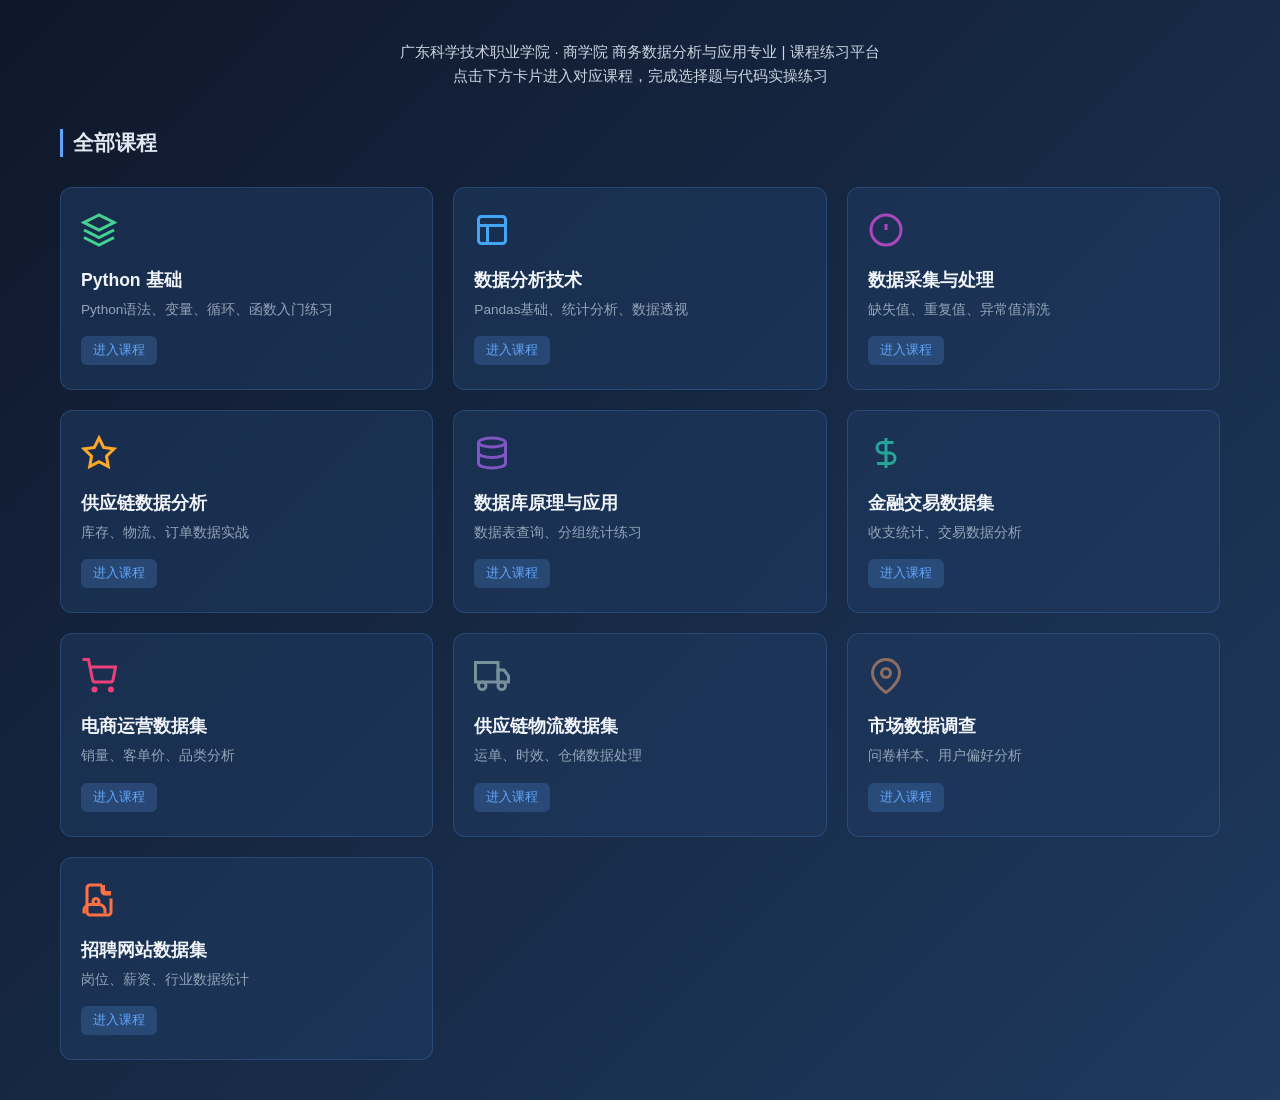
<file: index.html>
<!DOCTYPE html>
<html lang="zh-CN">
<head>
    <meta charset="UTF-8">
    <meta name="viewport" content="width=device-width, initial-scale=1.0">
    <title>蔡欣淇 | 数据分析学习平台</title>
    <link rel="stylesheet" href="css/style.css">
</head>
<body>
    <div class="container">
        <div class="header-text">
            <p>广东科学技术职业学院 · 商学院 商务数据分析与应用专业 | 课程练习平台</p >
            <p>点击下方卡片进入对应课程，完成选择题与代码实操练习</p >
        </div>

        <h2 class="section-title">全部课程</h2>

        <div class="course-grid">
            <div class="course-card" onclick="location.href='courses/python-basic.html'">
                <div class="card-icon">
                    <svg width="36" height="36" viewBox="0 0 24 24" fill="none" stroke="#42d392" stroke-width="2">
                        <path d="M12 2L2 7l10 5 10-5-10-5z"></path>
                        <path d="M2 17l10 5 10-5"></path>
                        <path d="M2 12l10 5 10-5"></path>
                    </svg>
                </div>
                <h3>Python 基础</h3>
                <p>Python语法、变量、循环、函数入门练习</p >
                <button class="card-btn">进入课程</button>
            </div>

            <div class="course-card" onclick="location.href='courses/data-analysis.html'">
                <div class="card-icon">
                    <svg width="36" height="36" viewBox="0 0 24 24" fill="none" stroke="#42a5f5" stroke-width="2">
                        <rect x="3" y="3" width="18" height="18" rx="2" ry="2"></rect>
                        <line x1="3" y1="9" x2="21" y2="9"></line>
                        <line x1="9" y1="21" x2="9" y2="9"></line>
                    </svg>
                </div>
                <h3>数据分析技术</h3>
                <p>Pandas基础、统计分析、数据透视</p >
                <button class="card-btn">进入课程</button>
            </div>

            <div class="course-card" onclick="location.href='courses/data-collection.html'">
                <div class="card-icon">
                    <svg width="36" height="36" viewBox="0 0 24 24" fill="none" stroke="#ab47bc" stroke-width="2">
                        <circle cx="12" cy="12" r="10"></circle>
                        <line x1="12" y1="8" x2="12" y2="12"></line>
                        <line x1="12" y1="16" x2="12.01" y2="16"></line>
                    </svg>
                </div>
                <h3>数据采集与处理</h3>
                <p>缺失值、重复值、异常值清洗</p >
                <button class="card-btn">进入课程</button>
            </div>

            <div class="course-card" onclick="location.href='courses/supply-chain.html'">
                <div class="card-icon">
                    <svg width="36" height="36" viewBox="0 0 24 24" fill="none" stroke="#ffa726" stroke-width="2">
                        <polygon points="12 2 15.09 8.26 22 9.27 17 14.14 18.18 21.02 12 17.77 5.82 21.02 7 14.14 2 9.27 8.91 8.26 12 2"></polygon>
                    </svg>
                </div>
                <h3>供应链数据分析</h3>
                <p>库存、物流、订单数据实战</p >
                <button class="card-btn">进入课程</button>
            </div>

            <div class="course-card" onclick="location.href='courses/database.html'">
                <div class="card-icon">
                    <svg width="36" height="36" viewBox="0 0 24 24" fill="none" stroke="#7e57c2" stroke-width="2">
                        <ellipse cx="12" cy="5" rx="9" ry="3"></ellipse>
                        <path d="M21 12c0 1.66-4 3-9 3s-9-1.34-9-3"></path>
                        <path d="M3 5v14c0 1.66 4 3 9 3s9-1.34 9-3V5"></path>
                    </svg>
                </div>
                <h3>数据库原理与应用</h3>
                <p>数据表查询、分组统计练习</p >
                <button class="card-btn">进入课程</button>
            </div>

            <div class="course-card" onclick="location.href='courses/finance-dataset.html'">
                <div class="card-icon">
                    <svg width="36" height="36" viewBox="0 0 24 24" fill="none" stroke="#26a69a" stroke-width="2">
                        <path d="M12 2v20M17 5H9.5a3.5 3.5 0 0 0 0 7h5a3.5 3.5 0 0 1 0 7H6"></path>
                    </svg>
                </div>
                <h3>金融交易数据集</h3>
                <p>收支统计、交易数据分析</p >
                <button class="card-btn">进入课程</button>
            </div>

            <div class="course-card" onclick="location.href='courses/ecom-dataset.html'">
                <div class="card-icon">
                    <svg width="36" height="36" viewBox="0 0 24 24" fill="none" stroke="#ec407a" stroke-width="2">
                        <circle cx="9" cy="21" r="1"></circle>
                        <circle cx="20" cy="21" r="1"></circle>
                        <path d="M1 1h4l2.68 13.39a2 2 0 0 0 2 1.61h9.72a2 2 0 0 0 2-1.61L23 6H6"></path>
                    </svg>
                </div>
                <h3>电商运营数据集</h3>
                <p>销量、客单价、品类分析</p >
                <button class="card-btn">进入课程</button>
            </div>

            <div class="course-card" onclick="location.href='courses/logistics.html'">
                <div class="card-icon">
                    <svg width="36" height="36" viewBox="0 0 24 24" fill="none" stroke="#78909c" stroke-width="2">
                        <rect x="1" y="3" width="15" height="13"></rect>
                        <polygon points="16 8 20 8 23 12 23 16 16 16 16 8"></polygon>
                        <circle cx="5.5" cy="18.5" r="2.5"></circle>
                        <circle cx="18.5" cy="18.5" r="2.5"></circle>
                    </svg>
                </div>
                <h3>供应链物流数据集</h3>
                <p>运单、时效、仓储数据处理</p >
                <button class="card-btn">进入课程</button>
            </div>

            <div class="course-card" onclick="location.href='courses/market-research.html'">
                <div class="card-icon">
                    <svg width="36" height="36" viewBox="0 0 24 24" fill="none" stroke="#8d6e63" stroke-width="2">
                        <path d="M21 10c0 7-9 13-9 13s-9-6-9-13a9 9 0 0 1 18 0z"></path>
                        <circle cx="12" cy="10" r="3"></circle>
                    </svg>
                </div>
                <h3>市场数据调查</h3>
                <p>问卷样本、用户偏好分析</p >
                <button class="card-btn">进入课程</button>
            </div>

            <div class="course-card" onclick="location.href='courses/recruitment.html'">
                <div class="card-icon">
                    <svg width="36" height="36" viewBox="0 0 24 24" fill="none" stroke="#ff7043" stroke-width="2">
                        <path d="M20 7h-3a2 2 0 0 1-2-2V2"></path>
                        <path d="M14 2H6a2 2 0 0 0-2 2v16a2 2 0 0 0 2 2h12a2 2 0 0 0 2-2v-9"></path>
                        <path d="M14 2v4a2 2 0 0 0 2 2h4"></path>
                        <circle cx="10" cy="13" r="2"></circle>
                        <path d="M16 21v-2a4 4 0 0 0-4-4H6a4 4 0 0 0-4 4v2"></path>
                    </svg>
                </div>
                <h3>招聘网站数据集</h3>
                <p>岗位、薪资、行业数据统计</p >
                <button class="card-btn">进入课程</button>
            </div>
        </div>
    </div>
</body>
</html>
</file>
<file: css/style.css>
* {
    margin: 0;
    padding: 0;
    box-sizing: border-box;
    font-family: "Microsoft YaHei", sans-serif;
}

body {
    background: linear-gradient(135deg, #0f172a 0%, #1e3a5f 100%);
    color: #e2e8f0;
    min-height: 100vh;
}

.container {
    max-width: 1200px;
    margin: 0 auto;
    padding: 40px 20px;
}

.header-text {
    text-align: center;
    margin-bottom: 40px;
    color: #cbd5e1;
    font-size: 0.95rem;
    line-height: 1.6;
}

.section-title {
    font-size: 1.3rem;
    margin-bottom: 30px;
    padding-left: 10px;
    border-left: 3px solid #60a5fa;
}

.course-grid {
    display: grid;
    grid-template-columns: repeat(auto-fill, minmax(280px, 1fr));
    gap: 20px;
}

.course-card {
    background: rgba(30, 58, 95, 0.6);
    border: 1px solid rgba(96, 165, 250, 0.2);
    border-radius: 12px;
    padding: 24px 20px;
    cursor: pointer;
    transition: all 0.3s ease;
    position: relative;
    overflow: hidden;
}

.course-card:hover {
    transform: translateY(-4px);
    border-color: rgba(96, 165, 250, 0.6);
    box-shadow: 0 8px 20px rgba(0, 0, 0, 0.3);
}

.card-icon {
    margin-bottom: 16px;
}

.course-card h3 {
    font-size: 1.1rem;
    margin-bottom: 8px;
    color: #f1f5f9;
}

.course-card p {
    font-size: 0.85rem;
    color: #94a3b8;
    margin-bottom: 16px;
    line-height: 1.5;
}

.card-btn {
    background: rgba(96, 165, 250, 0.2);
    color: #60a5fa;
    border: none;
    padding: 6px 12px;
    border-radius: 6px;
    font-size: 0.8rem;
    cursor: pointer;
    transition: background 0.3s;
}

.card-btn:hover {
    background: rgba(96, 165, 250, 0.3);
}

/* 返回首页按钮 样式 */
.back-btn {
    display: inline-block;
    background-color: #2b6cb0;
    color: #fff;
    padding: 10px 20px;
    border-radius: 8px;
    text-decoration: none;
    margin-bottom: 25px;
    transition: background 0.3s;
}

.back-btn:hover {
    background-color: #1a4982;
}

/* 选择题区域 */
.quiz-box {
    background: rgba(30, 58, 95, 0.6);
    border: 1px solid rgba(96, 165, 250, 0.2);
    border-radius: 12px;
    padding: 24px 20px;
    margin-bottom: 20px;
}

.quiz-options label {
    display: block;
    margin: 10px 0;
    cursor: pointer;
}

.quiz-submit {
    background: #059669;
    color: #fff;
    border: none;
    padding: 8px 16px;
    border-radius: 6px;
    cursor: pointer;
    margin-top: 10px;
}

.quiz-result {
    margin-top: 10px;
}

/* 代码编辑区域 */
.code-box {
    background: #1e293b;
    border-radius: 12px;
    padding: 20px;
    margin: 20px 0;
}

textarea {
    width: 100%;
    min-height: 220px;
    background: #0f172a;
    color: #e2e8f0;
    border: none;
    border-radius: 8px;
    padding: 15px;
    font-size: 14px;
    resize: vertical;
    outline: none;
}

.run-btn {
    margin-top: 15px;
    padding: 10px 26px;
    background: #059669;
    color: #fff;
    border: none;
    border-radius: 8px;
    cursor: pointer;
    font-size: 15px;
    transition: background 0.3s;
}

.run-btn:hover {
    background: #047857;
}

.output {
    margin-top: 20px;
    background: #f8fafc;
    border: 1px solid #e2e8f0;
    border-radius: 8px;
    padding: 15px;
    min-height: 80px;
    white-space: pre-wrap;
    color: #1e293b;
}
</file>
